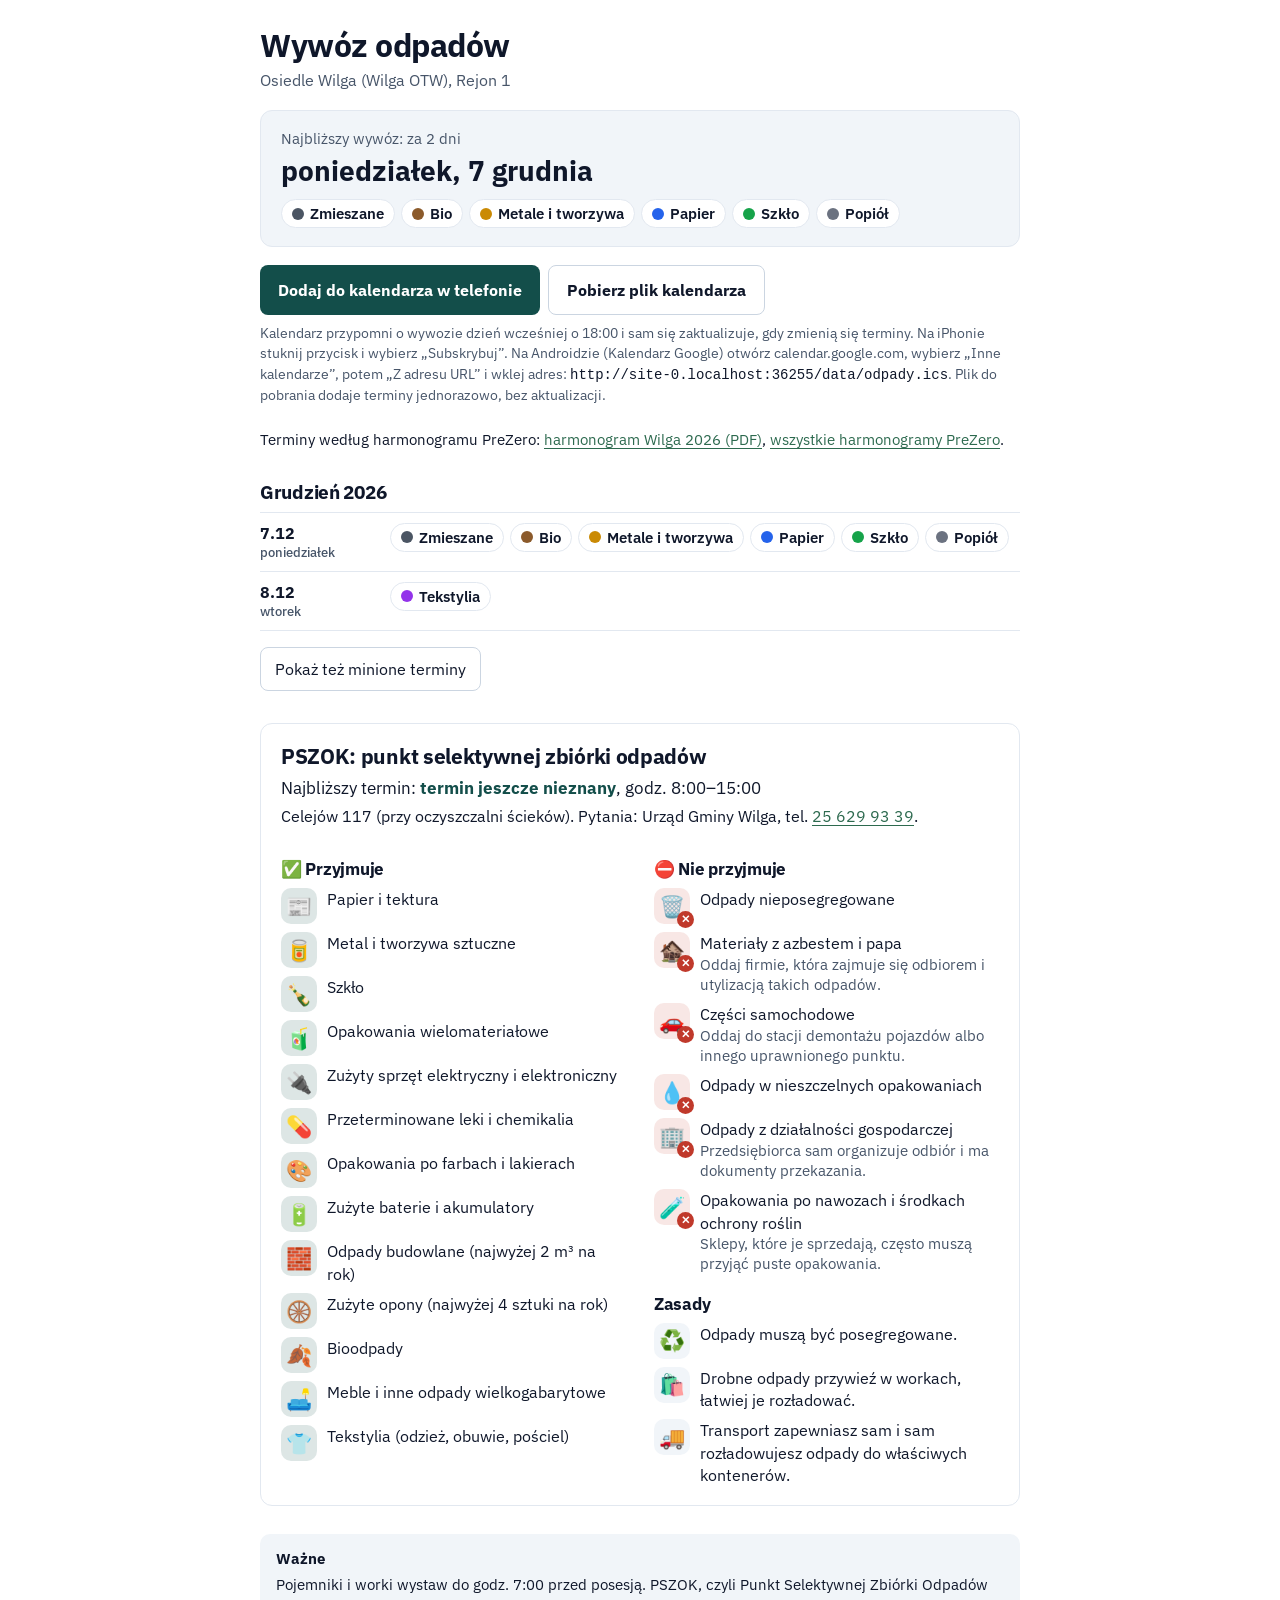
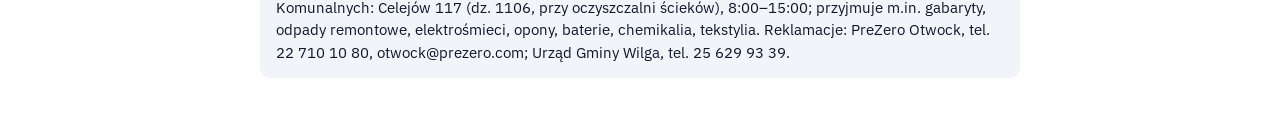
<file: odpady.html>
<!DOCTYPE html>
<html lang="pl">
<head>
<meta charset="utf-8">
<meta name="viewport" content="width=device-width, initial-scale=1">
<title>Wywóz odpadów — Osiedle Wilga</title>
<meta name="description" content="Harmonogram wywozu odpadów na Osiedlu Wilga (Rejon 1): najbliższy termin, kalendarz do telefonu, PSZOK.">
<link rel="icon" href="znak.svg" type="image/svg+xml">
<link rel="manifest" href="manifest.webmanifest">
<meta name="theme-color" content="#ffffff" media="(prefers-color-scheme: light)">
<meta name="theme-color" content="#1c1d1f" media="(prefers-color-scheme: dark)">
<link rel="stylesheet" href="wilga.css">
<style>
  :root { --pine: #134e4a; --pine-hover: #0d3d3a; }
  @media (prefers-color-scheme: dark) { :root { --pine: #5fbfb3; --pine-hover: #7fd3c8; } }
  body { margin: 0; font-family: var(--font); background: var(--bg); color: var(--text); }
  main { max-width: 760px; margin: 0 auto; padding: 16px 16px 48px; }
  h1 { font-size: clamp(24px, 5vw, 32px); margin: 8px 0 4px; }
  .podtytul { color: var(--muted); margin: 0 0 20px; }
  .najblizszy { padding: 18px 20px; border-radius: 12px; background: var(--surface-2); border: 1px solid var(--border); }
  .najblizszy .kiedy { font-size: 15px; color: var(--muted); margin: 0 0 4px; }
  .najblizszy .data { font-size: clamp(22px, 5vw, 28px); font-weight: 750; margin: 0 0 10px; }
  .frakcje { display: flex; flex-wrap: wrap; gap: 6px; margin: 0; padding: 0; list-style: none; }
  .frakcje li { display: inline-flex; align-items: center; gap: 6px; padding: 4px 10px; border-radius: 999px; background: var(--surface); border: 1px solid var(--border); font-size: 15px; font-weight: 600; }
  .frakcje i { width: 12px; height: 12px; border-radius: 50%; flex: none; }
  .akcje { display: flex; flex-wrap: wrap; gap: 8px; margin: 18px 0 8px; }
  .akcje a { display: inline-flex; align-items: center; min-height: 48px; padding: 0 18px; border-radius: 8px; font-weight: 700; text-decoration: none; }
  .glowny { background: var(--pine); color: #fff; }
  .glowny:hover { background: var(--pine-hover); }
  @media (prefers-color-scheme: dark) { .glowny { color: #062521; } }
  .drugi { border: 1px solid var(--border-strong); color: var(--text); }
  .podpowiedz { color: var(--muted); font-size: 14px; line-height: 1.45; margin: 0 0 24px; }
  .podpowiedz code { overflow-wrap: anywhere; color: var(--text); }
  h2 { font-size: 19px; margin: 28px 0 8px; }
  .miesiac { list-style: none; margin: 0; padding: 0; border-top: 1px solid var(--border); }
  .miesiac > li { display: grid; grid-template-columns: 120px 1fr; gap: 10px; align-items: start; padding: 10px 0; border-bottom: 1px solid var(--border); }
  .miesiac .d { font-weight: 700; font-variant-numeric: tabular-nums; }
  .miesiac .d small { display: block; color: var(--muted); font-weight: 500; }
  .miesiac > li.minal { opacity: .5; }
  .przelacz { min-height: 44px; margin-top: 16px; padding: 0 14px; border: 1px solid var(--border-strong); border-radius: 8px; background: var(--surface); color: var(--text); font: inherit; cursor: pointer; }
  .info { margin-top: 28px; padding: 14px 16px; border-radius: 10px; background: var(--surface-2); font-size: 15px; line-height: 1.5; }
  .info b { display: block; margin-bottom: 4px; }
  .zrodlo { font-size: 15px; line-height: 1.5; margin: 0 0 8px; }
  .pszok { margin-top: 32px; padding: 18px 20px; border-radius: 12px; border: 1px solid var(--border); background: var(--surface); }
  .pszok h2 { margin: 0 0 6px; font-size: 21px; }
  .pszok .termin { margin: 0 0 4px; font-size: 17px; line-height: 1.45; }
  .pszok .termin b { color: var(--pine); }
  .pszok p { margin: 0 0 12px; line-height: 1.5; }
  .pszok h3 { font-size: 17px; margin: 18px 0 8px; }
  .pszok ul { margin: 0; padding: 0; list-style: none; display: grid; gap: 8px; font-size: 16px; line-height: 1.4; }
  .pszok li { display: grid; grid-template-columns: 36px 1fr; column-gap: 10px; align-items: start; }
  .pszok li small { grid-column: 2; }
  .pszok .pikt { position: relative; grid-row: span 2; display: grid; place-items: center; width: 36px; height: 36px; border-radius: 10px; font-size: 21px; line-height: 1; background: var(--surface-2); }
  .pszok .tak .pikt { background: color-mix(in srgb, var(--pine) 14%, transparent); }
  .pszok .nie .pikt { background: color-mix(in srgb, #c0392b 12%, transparent); }
  .pszok .pikt b { position: absolute; right: -4px; bottom: -4px; display: grid; place-items: center; width: 17px; height: 17px; border-radius: 50%; background: #c0392b; color: #fff; font-size: 11px; }
  .pszok h3 { display: flex; align-items: center; gap: 6px; }
  .pszok a { white-space: nowrap; }
  .pszok small { display: block; color: var(--muted); font-size: 14.5px; }
  @media (min-width: 640px) { .pszok .kolumny { display: grid; grid-template-columns: 1fr 1fr; gap: 0 28px; } }
  @media (prefers-color-scheme: dark) { .pszok .nie li::before { color: #f08a7e; } }
  @media (max-width: 480px) { .miesiac > li { grid-template-columns: 1fr; gap: 4px; } }
</style>
</head>
<body>
<main>
  <h1>Wywóz odpadów</h1>
  <p class="podtytul" id="rejon">Osiedle Wilga, Rejon 1</p>
  <section class="najblizszy" aria-live="polite">
    <p class="kiedy" id="kiedy">Wczytuję harmonogram…</p>
    <p class="data" id="data"></p>
    <ul class="frakcje" id="frakcje"></ul>
  </section>
  <div class="akcje">
    <a class="glowny" id="subskrybuj" href="data/odpady.ics">Dodaj do kalendarza w telefonie</a>
    <a class="drugi" href="data/odpady.ics" download="wywoz-odpadow-osiedle-wilga.ics">Pobierz plik kalendarza</a>
  </div>
  <p class="podpowiedz">Kalendarz przypomni o wywozie dzień wcześniej o 18:00 i sam się zaktualizuje, gdy zmienią się terminy.
    Na iPhonie stuknij przycisk i wybierz „Subskrybuj”. Na Androidzie (Kalendarz Google) otwórz calendar.google.com, wybierz
    „Inne kalendarze”, potem „Z adresu URL” i wklej adres: <code id="adres">data/odpady.ics</code>.
    Plik do pobrania dodaje terminy jednorazowo, bez aktualizacji.</p>
  <p class="zrodlo">Terminy według harmonogramu PreZero: <a id="pdf" href="https://prezero.com/pl/asset/download/35257/pz_media_file_file/HARMONOGRAM%2520WILGA%25202026%2520.pdf?version=2">harmonogram Wilga 2026 (PDF)</a>, <a href="https://prezero.com/pl/uslugi/mieszkancy/harmonogramy">wszystkie harmonogramy PreZero</a>.</p>
  <div id="lista"></div>
  <button class="przelacz" id="przelacz" type="button" aria-pressed="false">Pokaż też minione terminy</button>
  <section class="pszok" id="pszok" hidden aria-labelledby="pszok-tytul"></section>
  <div class="info"><b>Ważne</b><span id="info"></span></div>
</main>
<script>
const MIES = ['styczeń', 'luty', 'marzec', 'kwiecień', 'maj', 'czerwiec', 'lipiec', 'sierpień', 'wrzesień', 'październik', 'listopad', 'grudzień'];
const DNI = ['niedziela', 'poniedziałek', 'wtorek', 'środa', 'czwartek', 'piątek', 'sobota'];
const esc = s => String(s).replace(/[&<>"]/g, c => ({ '&': '&amp;', '<': '&lt;', '>': '&gt;', '"': '&quot;' }[c]));
const lokalnie = d => { const [r, m, dz] = d.split('-').map(Number); return new Date(r, m - 1, dz); };
const iso = d => `${d.getFullYear()}-${String(d.getMonth() + 1).padStart(2, '0')}-${String(d.getDate()).padStart(2, '0')}`;
// subskrypcja: webcal:// otwiera kalendarz telefonu z opcją „Subskrybuj” (działa na https)
document.getElementById('adres').textContent = new URL('data/odpady.ics', location.href).href;
if (location.protocol === 'https:') document.getElementById('subskrybuj').href = `webcal://${location.host}${location.pathname.replace(/[^/]*$/, '')}data/odpady.ics`;
let dane, minione = false;
const chipy = (kody) => kody.map(k => `<li><i style="background:${dane.frakcje[k].kolor}" aria-hidden="true"></i>${esc(dane.frakcje[k].nazwa)}</li>`).join('');
function rysuj() {
  const dzis = iso(new Date());
  const dni = Object.entries(dane.dni);
  const nast = dni.find(([d]) => d >= dzis);
  if (nast) {
    const ile = Math.round((lokalnie(nast[0]) - lokalnie(dzis)) / 864e5);
    document.getElementById('kiedy').textContent = ile === 0 ? 'Najbliższy wywóz: dziś (wystaw do 7:00)' : ile === 1 ? 'Najbliższy wywóz: jutro' : `Najbliższy wywóz: za ${ile} dni`;
    const d = lokalnie(nast[0]);
    document.getElementById('data').textContent = `${DNI[d.getDay()]}, ${d.getDate()} ${['stycznia', 'lutego', 'marca', 'kwietnia', 'maja', 'czerwca', 'lipca', 'sierpnia', 'września', 'października', 'listopada', 'grudnia'][d.getMonth()]}`;
    document.getElementById('frakcje').innerHTML = chipy(nast[1]);
  } else {
    document.getElementById('kiedy').textContent = 'Brak kolejnych terminów w harmonogramie. Nowy harmonogram pojawi się, gdy ogłosi go gmina.';
  }
  let html = '', mies = '';
  for (const [d, kody] of dni) {
    if (!minione && d < dzis) continue;
    const dt = lokalnie(d), m = `${MIES[dt.getMonth()]} ${dt.getFullYear()}`;
    if (m !== mies) { html += `${mies ? '</ul>' : ''}<h2>${m[0].toUpperCase() + m.slice(1)}</h2><ul class="miesiac">`; mies = m; }
    html += `<li class="${d < dzis ? 'minal' : ''}"><span class="d">${dt.getDate()}.${String(dt.getMonth() + 1).padStart(2, '0')}<small>${DNI[dt.getDay()]}</small></span><ul class="frakcje">${chipy(kody)}</ul></li>`;
  }
  document.getElementById('lista').innerHTML = html + (mies ? '</ul>' : '');
  pszok(dzis, dni);
}
function pszok(dzis, dni) {
  const P = dane.pszok, el = document.getElementById('pszok');
  if (!P) return;
  const nast = dni.find(([d, k]) => d >= dzis && k.includes('pszok'));
  const kiedy = nast ? (d => `${DNI[d.getDay()]}, ${d.getDate()} ${['stycznia', 'lutego', 'marca', 'kwietnia', 'maja', 'czerwca', 'lipca', 'sierpnia', 'września', 'października', 'listopada', 'grudnia'][d.getMonth()]}`)(lokalnie(nast[0])) : 'termin jeszcze nieznany';
  el.innerHTML = `<h2 id="pszok-tytul">PSZOK: punkt selektywnej zbiórki odpadów</h2>
    <p class="termin">Najbliższy termin: <b>${esc(kiedy)}</b>, godz. ${esc(P.godziny)}</p>
    <p>${esc(P.adres)}. Pytania: Urząd Gminy Wilga, tel. <a href="tel:+48${P.telefon.replace(/\D/g, '')}">${esc(P.telefon)}</a>.</p>
    <div class="kolumny">
      <div><h3>✅ Przyjmuje</h3><ul class="tak">${P.przyjmuje.map(([ik, x]) => `<li><span class="pikt" aria-hidden="true">${ik}</span>${esc(x)}</li>`).join('')}</ul></div>
      <div><h3>⛔ Nie przyjmuje</h3><ul class="nie">${P.nie_przyjmuje.map(([ik, co, gdzie]) => `<li><span class="pikt" aria-hidden="true">${ik}<b>✕</b></span>${esc(co)}${gdzie ? `<small>${esc(gdzie)}</small>` : ''}</li>`).join('')}</ul>
        <h3>Zasady</h3><ul class="zasady">${P.zasady.map(([ik, x]) => `<li><span class="pikt" aria-hidden="true">${ik}</span>${esc(x)}</li>`).join('')}</ul></div>
    </div>`;
  el.hidden = false;
}
document.getElementById('przelacz').onclick = e => { minione = !minione; e.target.setAttribute('aria-pressed', minione); e.target.textContent = minione ? 'Ukryj minione terminy' : 'Pokaż też minione terminy'; rysuj(); };
fetch('data/odpady.json').then(r => r.json()).then(j => {
  dane = j;
  document.getElementById('rejon').textContent = `${j.opis}, ${j.rejon}`;
  document.getElementById('info').textContent = j.info;
  rysuj();
}).catch(() => { document.getElementById('kiedy').textContent = 'Nie udało się wczytać harmonogramu. Sprawdź połączenie i odśwież stronę.'; });
</script>
</body>
</html>
</file>
<file: wilga.css>
/* Osiedle Wilga: wspólny motyw stron (wilga / mapa-osiedle-wilga / tabliczki-adresowe / robocze / serwer).
   Zasady: Strona/DESIGN-SYSTEM.md (Goliat Design System dla Osiedla Wilga) + STYLE-GUIDE goliat.dev.
   Ten sam plik (i katalog fonts/) leży w każdym repozytorium; zmieniasz go w Strona/, kopiujesz do pozostałych. */
@import url("fonts/plex.css");

:root {
  color-scheme: light;
  /* tokeny wg przewodnika */
  --bg: #ffffff;
  --sidebar-bg: #f8fafc;
  --surface: #ffffff;
  --surface-subtle: #f8fafc;
  --surface-muted: #f1f5f9;
  --border: #e2e8f0;
  --border-strong: #cbd5e1;
  --text: #0f172a;
  --text-muted: #475569;
  --accent: #2d6a4f;          /* Zieleń Wilgi jako akcent: 10%, nigdy tło dużej powierzchni */
  --accent-hover: #1e3a2f;
  --accent-on: #ffffff;
  --accent-soft: rgb(45 106 79 / 11%);
  --focus: #2d6a4f;
  --shadow-sm: 0 1px 2px rgb(15 23 42 / 5%), 0 6px 16px rgb(15 23 42 / 6%);
  --shadow-md: 0 2px 4px rgb(15 23 42 / 6%), 0 14px 28px rgb(15 23 42 / 10%);
  --font: "IBM Plex Sans", -apple-system, BlinkMacSystemFont, "Segoe UI", Roboto, sans-serif;
  --mono: "IBM Plex Mono", ui-monospace, "SFMono-Regular", Consolas, monospace;
  --radius-pill: 999px;
  --radius-card: 18px;
  --radius-inset: 14px;
  --radius-field: 12px;
  /* stany semantyczne: zawsze z drugim nośnikiem (tekst, ikona) */
  --warning: #92400e; --warning-dot: #d97706; --warning-soft: rgb(217 119 6 / 14%);
  --danger: #b91c1c; --danger-dot: #dc2626; --danger-soft: rgb(220 38 38 / 12%);
  --side-w: 264px;
  --bar-h: 56px;
  /* starsze nazwy, których używają strony */
  --wilga: var(--accent);
  --wilga-hover: var(--accent-hover);
  --on-wilga: var(--accent-on);
  --link: #2d6a4f;
  --surface-2: var(--surface-muted);
  --surface-3: var(--surface-subtle);
  --muted: var(--text-muted);
  --edge: transparent;
  --shadow: var(--shadow-sm);
}
@media (prefers-color-scheme: dark) {
  :root:not([data-theme="light"]) {
    color-scheme: dark;
    --bg: #0f172a; --sidebar-bg: #111c31; --surface: #1e293b; --surface-muted: #273449; --border: #334155;
    --text: #f1f5f9; --text-muted: #94a3b8;
    --accent: #2d6a4f; --accent-on: #ffffff; --accent-soft: rgb(116 198 157 / 14%); --focus: #74c69d;
    --shadow-sm: 0 1px 2px rgb(0 0 0 / 45%), 0 8px 20px rgb(0 0 0 / 40%);
    --shadow-md: 0 2px 6px rgb(0 0 0 / 50%), 0 16px 36px rgb(0 0 0 / 55%);
    --accent-hover: #3a8463; --link: #74c69d; --surface-subtle: #172033; --border-strong: #475569; --edge: #334155;
    --warning: #fbbf24; --warning-soft: rgb(251 191 36 / 16%); --danger: #fca5a5; --danger-soft: rgb(248 113 113 / 16%);
  }
}
:root[data-theme="dark"] {
  color-scheme: dark;
  --bg: #0f172a; --sidebar-bg: #111c31; --surface: #1e293b; --surface-muted: #273449; --border: #334155;
  --text: #f1f5f9; --text-muted: #94a3b8;
  --accent: #2d6a4f; --accent-on: #ffffff; --accent-soft: rgb(116 198 157 / 14%); --focus: #74c69d;
  --shadow-sm: 0 1px 2px rgb(0 0 0 / 45%), 0 8px 20px rgb(0 0 0 / 40%);
  --shadow-md: 0 2px 6px rgb(0 0 0 / 50%), 0 16px 36px rgb(0 0 0 / 55%);
  --accent-hover: #3a8463; --link: #74c69d; --surface-subtle: #172033; --border-strong: #475569; --edge: #334155;
  --warning: #fbbf24; --warning-soft: rgb(251 191 36 / 16%); --danger: #fca5a5; --danger-soft: rgb(248 113 113 / 16%);
}

/* reset i tło: tylko strony ze wspólnym paskiem (mapa dla służb ma własny układ w content-box i zostaje bez zmian);
   :where() = zerowa specyficzność, więc lokalne ustawienia body (np. rozmiar tekstu historii) wygrywają */
:where(body:has(> .wilga-bar)), :where(body:has(> .wilga-bar)) *, :where(body:has(> .wilga-bar)) ::before, :where(body:has(> .wilga-bar)) ::after { box-sizing: border-box; }
:where(body:has(> .wilga-bar)) { margin: 0; background: var(--bg); color: var(--text); font-family: var(--font); line-height: 1.5; }

::selection { background: var(--accent-soft); }
:focus-visible { outline: 2px solid var(--focus); outline-offset: 2px; }
body { -webkit-font-smoothing: antialiased; }
h1, h2, h3 { letter-spacing: -0.015em; text-wrap: balance; }
a { color: var(--link); text-underline-offset: 3px; }

/* Wspólny pasek: na wąskim ekranie górny, od 880 px boczny (stały, nie przewija się z treścią) */
.wilga-bar {
  position: sticky; top: 0; z-index: 2000;
  height: var(--bar-h);
  display: flex; align-items: center; gap: 16px;
  padding: 0 16px;
  background: color-mix(in srgb, var(--sidebar-bg) 92%, transparent);
  backdrop-filter: saturate(1.4) blur(12px);
  box-shadow: 0 1px 0 var(--border);
  font-family: var(--font);
}
.wilga-brand {
  display: flex; align-items: center; gap: 10px;
  color: var(--text); text-decoration: none;
  font-weight: 600; font-size: 15px; letter-spacing: -0.01em; white-space: nowrap;
}
.wilga-brand small { display: none; }
.wilga-znak { width: 40px; height: 25px; color: var(--link); flex: none; }
.wilga-nav { display: flex; align-items: center; gap: 4px; min-width: 0; overflow-x: auto; scrollbar-width: none; }
.wilga-nav a {
  display: flex; align-items: center; min-height: 36px;
  padding: 0 14px; border-radius: 999px;
  color: var(--text-muted); text-decoration: none;
  font-size: 14px; font-weight: 500; white-space: nowrap;
}
.wilga-nav a:hover { color: var(--text); background: var(--surface-muted); }
.wilga-nav a[aria-current="page"] { color: var(--link); background: var(--accent-soft); font-weight: 600; }
.wilga-stopka { display: none; }
@media (max-width: 520px) {
  .wilga-bar { gap: 8px; padding: 0 10px; }
  .wilga-brand > span { display: none; }
  .wilga-nav a { padding: 0 11px; font-size: 13.5px; }
}
@media (min-width: 880px) {
  :root:has(body > .wilga-bar) { --bar-h: 0px; }
  body:has(> .wilga-bar) { padding-left: var(--side-w); }
  .wilga-bar {
    position: fixed; inset: 0 auto 0 0; width: var(--side-w); height: 100vh;
    flex-direction: column; align-items: stretch; gap: 28px;
    padding: 24px 16px 20px;
    background: var(--sidebar-bg); backdrop-filter: none;
    box-shadow: 1px 0 0 var(--border);
    overflow-y: auto;
  }
  .wilga-brand { padding: 0 8px; gap: 12px; white-space: normal; }
  .wilga-brand > span { display: flex; flex-direction: column; line-height: 1.25; }
  .wilga-brand small { display: block; font-size: 13px; font-weight: 400; color: var(--text-muted); letter-spacing: 0; }
  .wilga-znak { width: 44px; height: 28px; }
  .wilga-nav { flex-direction: column; align-items: stretch; overflow: visible; }
  .wilga-nav a { min-height: 40px; padding: 0 14px; font-size: 14.5px; }
  .wilga-stopka { display: block; margin: auto 0 0; padding: 0 8px; font-size: 13px; line-height: 1.5; color: var(--text-muted); }
  .wilga-stopka a { color: inherit; }
  /* zwijanie paska bocznego (wilga-pasek.js) */
  :root { --wilga-zwijany: 1; }
  .wilga-zwin, .wilga-otworz { display: grid; place-items: center; padding: 0; border: 0; border-radius: 50%; color: var(--text); cursor: pointer; }
  .wilga-zwin { position: absolute; top: 18px; right: 12px; width: 36px; height: 36px; background: transparent; }
  .wilga-zwin:hover { background: var(--surface-muted); }
  .wilga-zwin svg, .wilga-otworz svg { width: 22px; height: 22px; }
  .wilga-otworz { display: none; position: fixed; top: 12px; left: 12px; z-index: 60; width: 44px; height: 44px; background: var(--surface); box-shadow: var(--shadow-md); }
  .wilga-otworz:hover { background: var(--surface-muted); }
  .wilga-zwin:focus-visible, .wilga-otworz:focus-visible { outline: 2px solid var(--focus); outline-offset: 2px; }
  :root[data-pasek-zwiniety] body:has(> .wilga-bar) { padding-left: 0; }
  :root[data-pasek-zwiniety] .wilga-bar { display: none; }
  :root[data-pasek-zwiniety] .wilga-otworz { display: grid; }
}
@media (max-width: 879px) { .wilga-zwin, .wilga-otworz { display: none; } }

/* Przyciski: pigułki */
.btn-primary {
  border: 1px solid var(--accent); border-radius: 999px;
  background: var(--accent); color: var(--accent-on);
  font: inherit; font-weight: 600; cursor: pointer;
}
.btn-primary:hover:not(:disabled) { background: var(--wilga-hover); border-color: var(--wilga-hover); }
.btn-secondary {
  border: 1px solid var(--border-strong); border-radius: 999px;
  background: var(--surface); color: var(--text);
  font: inherit; cursor: pointer; box-shadow: var(--shadow-sm);
}
.btn-secondary:hover:not(:disabled) { background: var(--surface-muted); border-color: var(--text); }
.btn.btn-secondary { font-weight: 600; }   /* „font: inherit” wyżej zeruje grubość z .btn */

/* ———————— Komponenty (DESIGN-SYSTEM.md, sekcja 10) ————————
   Wszystkie przez :where(), czyli z zerową specyficznością: lokalne style strony (np. .panel mapy) zawsze wygrywają.
   Same .btn-primary i .btn-secondary (wyżej) zostają bez zmian, bo używa ich mapa i historia; rozmiar daje klasa bazowa .btn. */
:where(.btn) {
  display: inline-flex; align-items: center; justify-content: center; gap: 8px;
  min-height: 42px; padding: 0 18px; border-radius: var(--radius-pill);
  border: 1px solid var(--border-strong); background: var(--surface); color: var(--text);
  font: inherit; font-weight: 600; line-height: 1.2; text-decoration: none; cursor: pointer;
  transition: background-color .15s, border-color .15s, box-shadow .15s;
}
:where(.btn) svg { width: 18px; height: 18px; flex: none; }
:where(.btn.btn-primary) { border-color: var(--accent); background: var(--accent); color: var(--accent-on); box-shadow: none; }
:where(.btn.btn-primary):hover:not(:disabled) { border-color: var(--accent-hover); background: var(--accent-hover); }
:where(.btn.btn-secondary) { border-color: var(--border-strong); box-shadow: none; }
:where(.btn.btn-secondary):hover:not(:disabled) { background: var(--surface-muted); border-color: var(--text); box-shadow: var(--shadow-sm); }
:where(.btn-icon) {
  display: inline-grid; place-items: center; width: 40px; height: 40px; padding: 0;
  border: 0; border-radius: 50%; background: transparent; color: var(--text); cursor: pointer;
}
:where(.btn-icon):hover:not(:disabled) { background: var(--surface-muted); }
:where(.btn-icon) svg { width: 20px; height: 20px; }
:where(.btn, .btn-icon, .btn-primary, .btn-secondary):disabled { opacity: .5; cursor: not-allowed; box-shadow: none; }

/* przełącznik zakresu: szyna z opcjami; aktywna grafitowa i z cieniem (nie tylko kolor) */
:where(.segmented) {
  display: inline-flex; flex-wrap: nowrap; align-self: flex-start; gap: 2px; padding: 3px;
  max-width: 100%; overflow-x: auto; scrollbar-width: none;
  border-radius: var(--radius-pill); background: var(--surface-muted); box-shadow: inset 0 0 0 1px var(--border);
}
:where(.segmented) > button {
  min-height: 34px; padding: 0 14px; border: 0; border-radius: var(--radius-pill);
  background: transparent; color: var(--text-muted); font: inherit; font-size: 14px; font-weight: 500;
  white-space: nowrap; cursor: pointer; transition: background-color .15s, color .15s;
}
:where(.segmented) > button:hover { color: var(--text); background: color-mix(in srgb, var(--text) 7%, transparent); }
:where(.segmented) > button[aria-pressed="true"] { background: var(--text); color: var(--bg); font-weight: 600; box-shadow: var(--shadow-sm); }

/* tagi i filtry */
:where(.chip) {
  display: inline-flex; align-items: center; gap: 6px; min-height: 34px; padding: 0 14px;
  border: 1px solid var(--border-strong); border-radius: var(--radius-pill); background: var(--surface); color: var(--text);
  font: inherit; font-size: 14px; font-weight: 500; cursor: pointer;
}
:where(.chip):hover { background: var(--surface-muted); }
:where(.chip)[aria-pressed="true"] { background: var(--text); border-color: var(--text); color: var(--bg); }

/* plakietki statusu: informacja zawsze także w tekście */
:where(.badge) {
  display: inline-flex; align-items: center; gap: 5px; padding: 2px 9px; border-radius: var(--radius-pill);
  font-size: 12.5px; font-weight: 600; line-height: 1.5; white-space: nowrap;
  background: var(--surface-muted); color: var(--text); box-shadow: inset 0 0 0 1px var(--border);
}
:where(.badge.badge-accent) { background: var(--accent-soft); color: var(--link); box-shadow: none; }
:where(.badge.badge-neutral) { background: var(--surface-muted); color: var(--text); }
:where(.badge.badge-warning) { background: var(--warning-soft); color: var(--warning); box-shadow: none; }
:where(.badge.badge-danger) { background: var(--danger-soft); color: var(--danger); box-shadow: none; }

/* karty i panele: głębia cieniem, nie ramką */
:where(.panel, .card) { background: var(--surface); color: var(--text); border-radius: var(--radius-card); box-shadow: var(--shadow-sm); }
:where(a.card, .card-interactive) { display: block; color: inherit; text-decoration: none; transition: box-shadow .2s, transform .2s; }
:where(a.card, .card-interactive):hover { box-shadow: var(--shadow-md); transform: translateY(-3px); }
:where(.inset) { border-radius: var(--radius-inset); background: var(--surface-subtle); }

/* tabele; klasa .blokowa: poniżej 640 px wiersze jako bloki z etykietami data-label */
:where(.table-wrap) { overflow-x: auto; border-radius: var(--radius-inset); box-shadow: inset 0 0 0 1px var(--border); }
:where(.table-wrap) table { width: 100%; border-collapse: collapse; font-size: 14.5px; }
:where(.table-wrap) :is(th, td) { padding: 10px 12px; text-align: left; border-bottom: 1px solid var(--border); vertical-align: top; }
:where(.table-wrap) th { font-weight: 600; color: var(--text-muted); background: var(--surface-subtle); }
@media (max-width: 639px) {
  :where(.table-wrap.blokowa) thead { display: none; }
  :where(.table-wrap.blokowa) :is(tr, td) { display: block; }
  :where(.table-wrap.blokowa) td[data-label]::before { content: attr(data-label); display: block; font-size: 12.5px; font-weight: 600; color: var(--text-muted); }
}

/* pola formularzy (klasa .input; .field jest zajęte w konfiguratorze tabliczek) */
:where(.input) {
  width: 100%; min-height: 42px; padding: 8px 12px; border-radius: var(--radius-field);
  border: 1px solid var(--border-strong); background: var(--bg); color: var(--text); font: inherit;
}
:where(.input):hover { border-color: var(--text-muted); }
:where(.input)[aria-invalid="true"] { border-color: var(--danger-dot); }

/* dialogi */
:where(dialog.dialog) {
  width: min(100% - 32px, 46rem); max-height: calc(100% - 32px); padding: 0; border: 0;
  border-radius: var(--radius-card); background: var(--surface); color: var(--text); box-shadow: var(--shadow-md);
}
:where(dialog.dialog)::backdrop { background: rgb(15 23 42 / 55%); }

@media (prefers-reduced-motion: reduce) {
  *, *::before, *::after { animation-duration: 0s !important; transition-duration: 0s !important; scroll-behavior: auto !important; }
}
</file>
